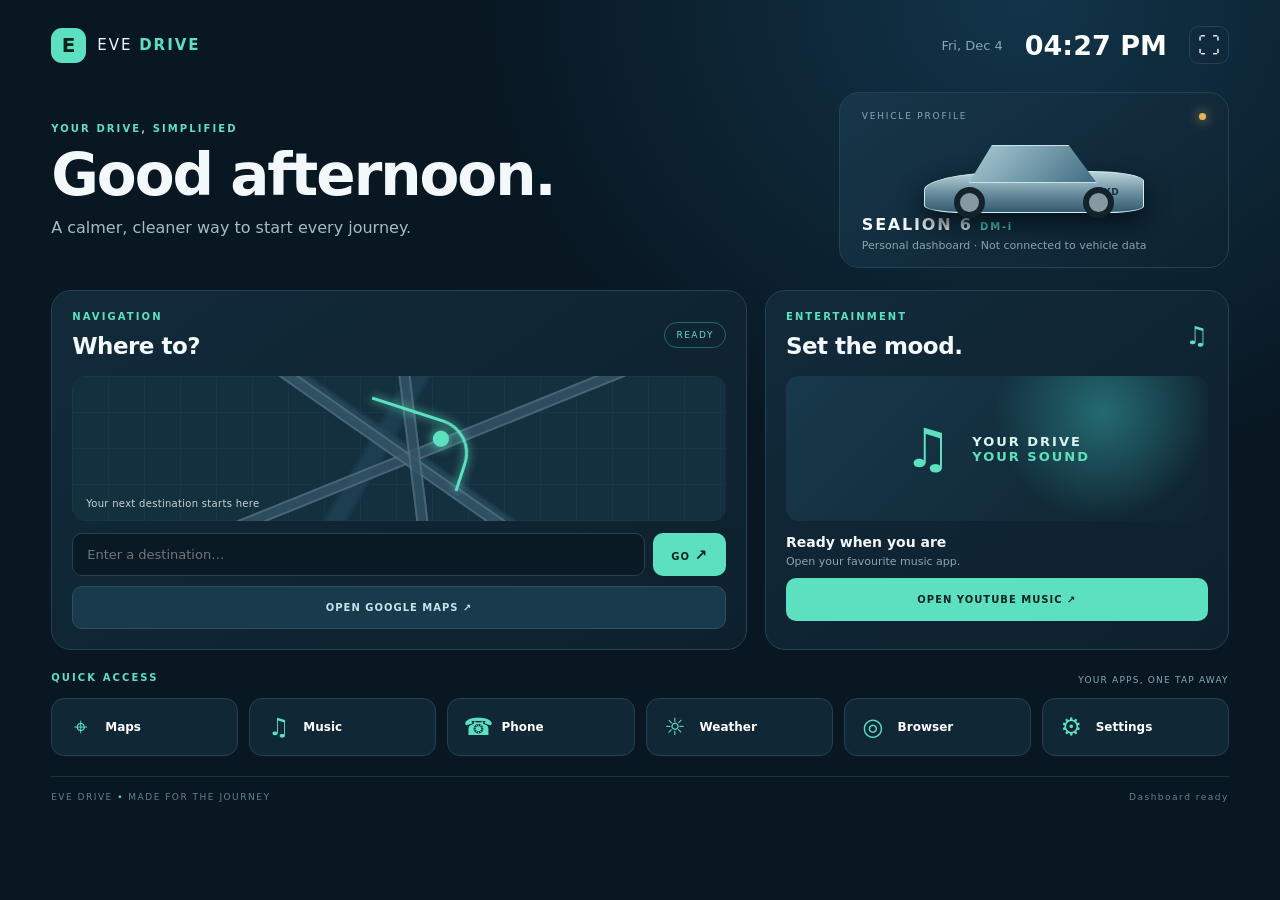
<file: index.html>
<!doctype html>
<html lang="en">
<head>
<meta charset="utf-8"><meta name="viewport" content="width=device-width,initial-scale=1,viewport-fit=cover">
<meta name="theme-color" content="#081722"><meta name="description" content="Eve Drive — your personal driving dashboard.">
<link rel="manifest" href="./manifest.webmanifest"><link rel="icon" href="./icons/eve-drive.svg" type="image/svg+xml"><link rel="stylesheet" href="./styles.css">
<title>Eve Drive</title>
</head>
<body>
<main class="shell">
<header class="topbar"><a class="brand" href="./"><span class="brand-icon">E</span><span>EVE <b>DRIVE</b></span></a><div class="topright"><span id="date">--</span><strong id="clock">--:--</strong><button class="icon-btn" id="fullscreen" aria-label="Toggle full screen">⛶</button></div></header>
<section class="welcome"><div><p class="eyebrow">YOUR DRIVE, SIMPLIFIED</p><h1 id="greeting">Good evening.</h1><p class="sub">A calmer, cleaner way to start every journey.</p></div><div class="vehicle"><div class="vehicle-top"><span>VEHICLE PROFILE</span><i></i></div><div class="car"><div class="car-roof"></div><div class="car-body"><span>BYD</span></div><div class="wheel left"></div><div class="wheel right"></div></div><div class="vehicle-name">SEALION 6 <small>DM-i</small></div><p class="muted">Personal dashboard · Not connected to vehicle data</p></div></section>
<section class="panels">
<article class="panel navigation"><div class="panel-heading"><div><p class="eyebrow">NAVIGATION</p><h2>Where to?</h2></div><span class="status">READY</span></div><div class="map"><div class="road r1"></div><div class="road r2"></div><div class="road r3"></div><div class="route"></div><div class="pin">●</div><span class="map-caption">Your next destination starts here</span></div><form id="destination-form" class="search"><input id="destination" autocomplete="off" placeholder="Enter a destination…" aria-label="Destination"><button type="submit">GO <span>↗</span></button></form><button class="wide-btn" id="open-maps">OPEN GOOGLE MAPS ↗</button></article>
<article class="panel entertainment"><div class="panel-heading"><div><p class="eyebrow">ENTERTAINMENT</p><h2>Set the mood.</h2></div><span class="music-note">♫</span></div><div class="music-art"><span>♫</span><div>YOUR DRIVE<br><b>YOUR SOUND</b></div></div><p class="track-title">Ready when you are</p><p class="muted">Open your favourite music app.</p><button class="wide-btn primary" id="open-music">OPEN YOUTUBE MUSIC ↗</button></article>
</section>
<section class="quick-section"><div class="section-title"><p class="eyebrow">QUICK ACCESS</p><span class="muted">YOUR APPS, ONE TAP AWAY</span></div><div class="quick-grid">
<button class="quick" data-app="maps"><span>⌖</span><b>Maps</b></button><button class="quick" data-app="music"><span>♫</span><b>Music</b></button><button class="quick" data-app="phone"><span>☎</span><b>Phone</b></button><button class="quick" data-app="weather"><span>☼</span><b>Weather</b></button><button class="quick" data-app="browser"><span>◎</span><b>Browser</b></button><button class="quick" data-app="settings"><span>⚙</span><b>Settings</b></button>
</div></section>
<footer><span>EVE DRIVE <i>•</i> MADE FOR THE JOURNEY</span><span id="status-text">Dashboard ready</span></footer>
</main><div id="toast" role="status" aria-live="polite"></div><script src="./app.js"></script>
</body></html>
</file>
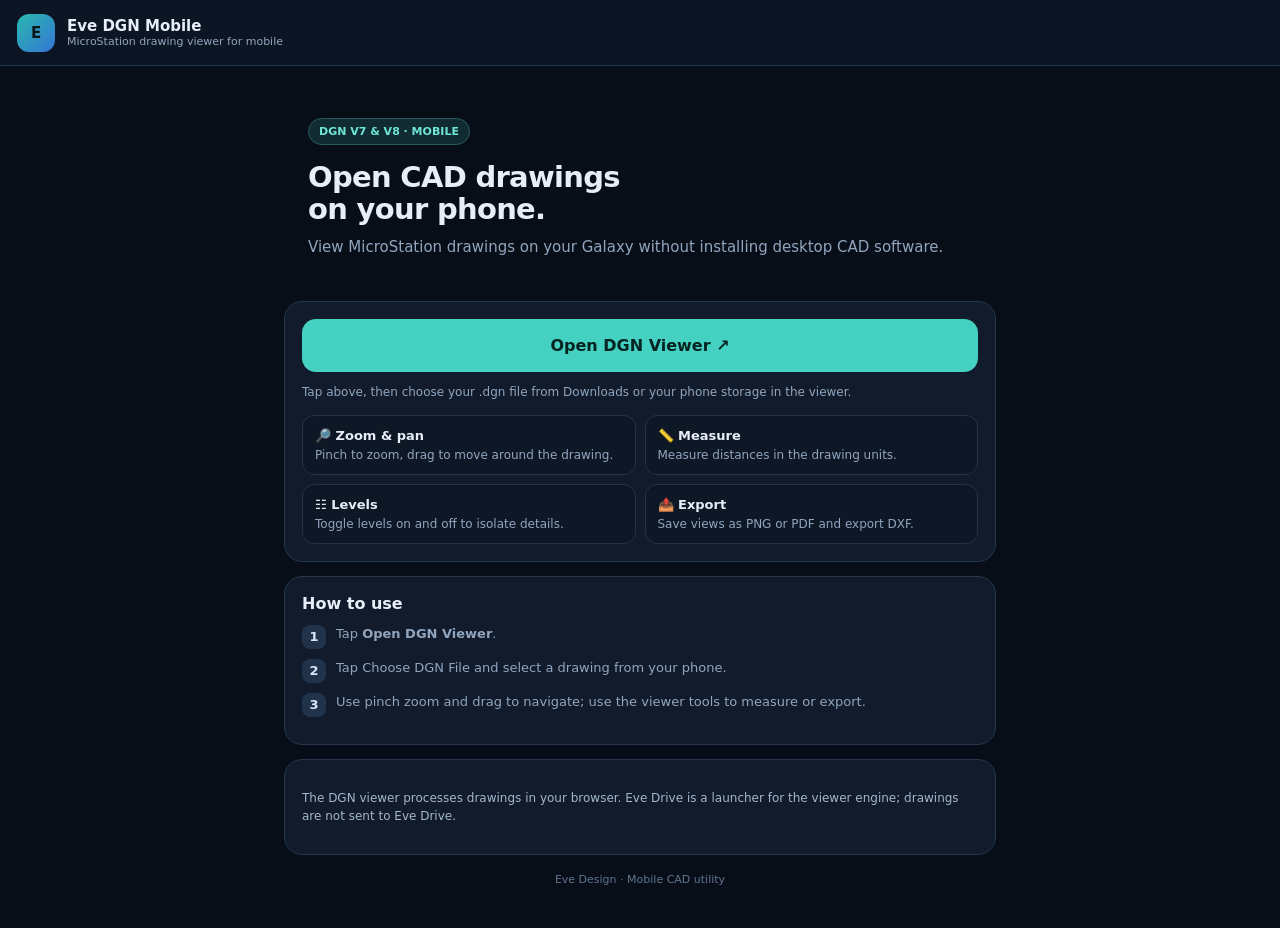
<file: dgn-mobile/index.html>
<!doctype html>
<html lang="en"><head><meta charset="utf-8"><meta name="viewport" content="width=device-width,initial-scale=1,viewport-fit=cover"><meta name="theme-color" content="#0b1220"><title>Eve DGN Mobile</title><link rel="manifest" href="./manifest.json"><link rel="icon" href="./icon.svg"><style>
:root{color-scheme:dark;--bg:#080e18;--panel:#111b2b;--line:#26374e;--text:#e7eef8;--muted:#91a5be;--accent:#45d1c2}*{box-sizing:border-box}body{margin:0;background:var(--bg);color:var(--text);font:15px system-ui,-apple-system,Segoe UI,Roboto,sans-serif;min-height:100dvh}header{height:66px;padding:0 17px;display:flex;align-items:center;gap:12px;background:#0c1523;border-bottom:1px solid var(--line)}.logo{width:38px;height:38px;border-radius:12px;background:linear-gradient(135deg,#29b8b0,#3576d5);display:grid;place-items:center;color:#06151a;font-weight:900}.brand{font-weight:800}.sub{font-size:11px;color:var(--muted)}main{max-width:760px;margin:auto;padding:18px}.hero{padding:23px 18px 18px}.tag{display:inline-block;border:1px solid #285a60;background:#102c32;color:#6ee6d7;border-radius:99px;padding:6px 10px;font-size:11px;font-weight:700}.hero h1{font-size:29px;line-height:1.12;margin:16px 0 10px;letter-spacing:-.7px}.hero p{color:var(--muted);line-height:1.55;margin:0}.card{background:var(--panel);border:1px solid var(--line);border-radius:18px;padding:17px;margin-top:14px}.launch{display:block;text-align:center;text-decoration:none;background:var(--accent);color:#052321;font-weight:850;border-radius:14px;padding:17px 16px;font-size:16px}.note{font-size:12px;color:var(--muted);line-height:1.5;margin:11px 0 0}.features{display:grid;grid-template-columns:1fr 1fr;gap:9px;margin-top:14px}.feature{background:#0e1725;border:1px solid #22334a;border-radius:12px;padding:12px;font-size:13px}.feature b{display:block;margin-bottom:4px}.feature span{color:var(--muted);font-size:12px}.how h2{font-size:16px;margin:0 0 12px}.step{display:flex;gap:10px;margin:10px 0;font-size:13px;color:var(--muted);line-height:1.45}.num{flex:0 0 24px;height:24px;border-radius:8px;background:#20334a;display:grid;place-items:center;color:#d5e6fa;font-weight:700}.privacy{font-size:12px;color:#a3b7cc;line-height:1.5}.foot{text-align:center;color:#60748d;font-size:11px;padding:18px}@media(min-width:600px){main{padding:24px}.hero{padding:28px 24px}}
</style></head><body><header><div class="logo">E</div><div><div class="brand">Eve DGN Mobile</div><div class="sub">MicroStation drawing viewer for mobile</div></div></header><main><section class="hero"><span class="tag">DGN V7 & V8 · MOBILE</span><h1>Open CAD drawings<br>on your phone.</h1><p>View MicroStation drawings on your Galaxy without installing desktop CAD software.</p></section><section class="card"><a class="launch" href="https://taskninja.ai/tools/dgn-viewer" target="_blank" rel="noopener">Open DGN Viewer ↗</a><p class="note">Tap above, then choose your .dgn file from Downloads or your phone storage in the viewer.</p><div class="features"><div class="feature"><b>🔎 Zoom & pan</b><span>Pinch to zoom, drag to move around the drawing.</span></div><div class="feature"><b>📏 Measure</b><span>Measure distances in the drawing units.</span></div><div class="feature"><b>☷ Levels</b><span>Toggle levels on and off to isolate details.</span></div><div class="feature"><b>📤 Export</b><span>Save views as PNG or PDF and export DXF.</span></div></div></section><section class="card how"><h2>How to use</h2><div class="step"><div class="num">1</div><div>Tap <b>Open DGN Viewer</b>.</div></div><div class="step"><div class="num">2</div><div>Tap Choose DGN File and select a drawing from your phone.</div></div><div class="step"><div class="num">3</div><div>Use pinch zoom and drag to navigate; use the viewer tools to measure or export.</div></div></section><section class="card"><p class="privacy">The DGN viewer processes drawings in your browser. Eve Drive is a launcher for the viewer engine; drawings are not sent to Eve Drive.</p></section><div class="foot">Eve Design · Mobile CAD utility</div></main><script>if('serviceWorker' in navigator)window.addEventListener('load',()=>navigator.serviceWorker.register('./sw.js').catch(()=>{}));</script></body></html>
</file>
<file: styles.css>
:root{color-scheme:dark;--bg:#081722;--panel:#102433;--panel2:#132c3d;--line:#244253;--text:#f3f8fa;--muted:#8da5b2;--mint:#5ce0c0;--blue:#8bd9f4}*{box-sizing:border-box}body{margin:0;background:radial-gradient(ellipse at 80% 0%,#123449 0,transparent 38%),var(--bg);color:var(--text);font-family:Inter,ui-sans-serif,system-ui,-apple-system,"Segoe UI",sans-serif;min-height:100vh}.shell{max-width:1440px;margin:auto;padding:26px clamp(18px,4vw,56px) 18px}.topbar,.topright,.brand,.vehicle-top,.panel-heading,.section-title,footer{display:flex;align-items:center;justify-content:space-between}.brand{gap:11px;text-decoration:none;color:var(--text);font-size:15px;letter-spacing:2px;font-weight:500}.brand b{color:var(--mint);font-weight:800}.brand-icon{display:grid;place-items:center;width:35px;height:35px;border-radius:11px;background:var(--mint);color:#08221f;font-size:20px;font-weight:900;letter-spacing:0}.topright{gap:22px;color:var(--muted);font-size:13px}.topright strong{font-size:27px;color:white;font-weight:650;font-variant-numeric:tabular-nums}.icon-btn{background:transparent;border:1px solid var(--line);color:white;border-radius:10px;width:40px;height:38px;font-size:22px}.welcome{display:grid;grid-template-columns:1fr minmax(260px,390px);gap:30px;align-items:center;padding:45px 0 34px}.eyebrow{font-size:10px;letter-spacing:2.1px;color:var(--mint);font-weight:800;margin:0 0 11px}.welcome h1{font-size:clamp(34px,5vw,58px);letter-spacing:-2px;line-height:1.04;margin:0 0 12px}.sub{color:#a8bbc5;font-size:16px;margin:0}.vehicle{background:linear-gradient(145deg,#173649,#0d2230);border:1px solid var(--line);border-radius:20px;padding:18px 22px 15px;overflow:hidden}.vehicle-top{font-size:9px;letter-spacing:1.8px;color:var(--muted)}.vehicle-top i{width:7px;height:7px;border-radius:50%;background:#e2b65b;box-shadow:0 0 12px #e2b65b}.car{height:84px;position:relative;margin:8px 0 2px;display:flex;justify-content:center;align-items:end}.car-body{width:220px;height:42px;border-radius:45% 24% 16% 18%;background:linear-gradient(180deg,#b9d4dc,#668b9b 55%,#345b6e);border:1px solid #d4edf2;position:relative;box-shadow:0 10px 24px #06121b}.car-body:before{content:"";position:absolute;left:44px;top:-27px;width:126px;height:36px;background:linear-gradient(135deg,#a9cbd6,#416d81);clip-path:polygon(18% 0,78% 0,100% 100%,0 100%);border:1px solid #c6e5eb}.car-body span{position:absolute;right:23px;top:15px;font-size:9px;font-weight:900;color:#163445;letter-spacing:1px}.wheel{position:absolute;bottom:-5px;width:31px;height:31px;border:6px solid #14232b;background:#8499a2;border-radius:50%;z-index:2}.wheel.left{left:calc(50% - 80px)}.wheel.right{right:calc(50% - 80px)}.vehicle-name{font-size:16px;font-weight:850;letter-spacing:1.8px}.vehicle-name small{color:var(--mint);font-size:10px}.muted{color:var(--muted);font-size:11px;margin:5px 0 0}.panels{display:grid;grid-template-columns:1.2fr .8fr;gap:18px}.panel{background:linear-gradient(145deg,#112a3a,#0e202d);border:1px solid var(--line);border-radius:20px;padding:23px;min-width:0}.panel-heading{margin-bottom:17px}.panel-heading h2{font-size:23px;margin:0;letter-spacing:-.5px}.status{font-size:9px;letter-spacing:1.5px;color:var(--mint);border:1px solid #28675e;border-radius:20px;padding:7px 11px}.map{height:174px;border-radius:13px;background-color:#142f3d;background-image:linear-gradient(35deg,transparent 48%,#234657 49%,#234657 51%,transparent 52%),linear-gradient(120deg,transparent 45%,#1c3e50 46%,#1c3e50 48%,transparent 49%),linear-gradient(90deg,#173747 1px,transparent 1px),linear-gradient(#173747 1px,transparent 1px);background-size:auto,auto,36px 36px,36px 36px;position:relative;overflow:hidden}.road{position:absolute;height:12px;background:#345466;border:2px solid #547182;border-left:0;border-right:0;opacity:.8}.r1{width:130%;transform:rotate(-22deg);top:48px;left:-20px}.r2{width:120%;transform:rotate(35deg);top:110px;left:-10px}.r3{width:85%;transform:rotate(83deg);top:78px;left:65px}.route{position:absolute;width:110px;height:64px;border:3px solid var(--mint);border-left:0;border-bottom:0;border-radius:0 35px 0 0;left:44%;top:36px;transform:rotate(18deg);filter:drop-shadow(0 0 5px #5ce0c0)}.pin{position:absolute;left:55%;top:49px;color:var(--mint);font-size:21px;text-shadow:0 0 12px var(--mint)}.map-caption{position:absolute;bottom:12px;left:14px;color:#c3d7df;font-size:10px;letter-spacing:.3px}.search{display:flex;gap:8px;margin-top:12px}.search input{min-width:0;flex:1;background:#091a25;border:1px solid var(--line);border-radius:10px;padding:13px 14px;color:white;font:inherit;font-size:13px;outline:none}.search input:focus{border-color:var(--mint)}button{cursor:pointer;font:inherit}.search button,.wide-btn{border:0;border-radius:10px;background:var(--mint);color:#08251f;font-size:10px;font-weight:900;letter-spacing:1px;padding:0 18px}.search button span{font-size:15px}.wide-btn{width:100%;height:43px;margin-top:10px;background:#193a4c;color:#c8e2e9;border:1px solid #2b5062}.wide-btn.primary{background:var(--mint);color:#08251f;border:0}.music-note{font-size:25px;color:var(--mint)}.music-art{height:174px;border-radius:13px;background:radial-gradient(circle at 75% 25%,#246a70,transparent 32%),linear-gradient(135deg,#17394b,#102431);display:flex;align-items:center;justify-content:center;gap:18px;color:#d6f6ef;letter-spacing:2px;font-size:13px;font-weight:600}.music-art>span{font-size:54px;color:var(--mint)}.music-art b{color:var(--mint)}.track-title{font-size:14px;font-weight:750;margin:13px 0 0}.quick-section{padding:27px 0 20px}.section-title{margin-bottom:13px}.section-title .eyebrow{margin:0}.section-title .muted{font-size:9px;letter-spacing:1.2px}.quick-grid{display:grid;grid-template-columns:repeat(6,1fr);gap:11px}.quick{display:flex;align-items:center;gap:11px;min-height:65px;padding:12px 15px;border-radius:13px;background:#102736;border:1px solid var(--line);color:white;text-align:left}.quick span{font-size:24px;color:var(--mint);width:27px;text-align:center}.quick b{font-size:12px}footer{border-top:1px solid #1d3543;padding-top:15px;color:#67818e;font-size:9px;letter-spacing:1.5px}footer i{color:var(--mint);font-style:normal}#toast{position:fixed;left:50%;bottom:24px;transform:translate(-50%,20px);background:#e5fff7;color:#09241e;padding:12px 18px;border-radius:12px;font-size:12px;font-weight:750;opacity:0;pointer-events:none;transition:.2s;box-shadow:0 10px 30px #0006}#toast.show{opacity:1;transform:translate(-50%,0)}@media(max-width:760px){.shell{padding:18px 15px}.welcome{grid-template-columns:1fr;padding:35px 0 22px}.vehicle{max-width:100%}.panels{grid-template-columns:1fr}.quick-grid{grid-template-columns:repeat(3,1fr)}.quick{justify-content:center;flex-direction:column;gap:5px;padding:10px}.topright{gap:10px}.topright>span{display:none}.topright strong{font-size:22px}.panel{padding:17px}}@media(min-width:1100px) and (orientation:landscape){.welcome{padding:28px 0 22px}.panels .panel{padding:20px}.map,.music-art{height:145px}.quick-section{padding-top:20px}.quick{min-height:58px}}
</file>
